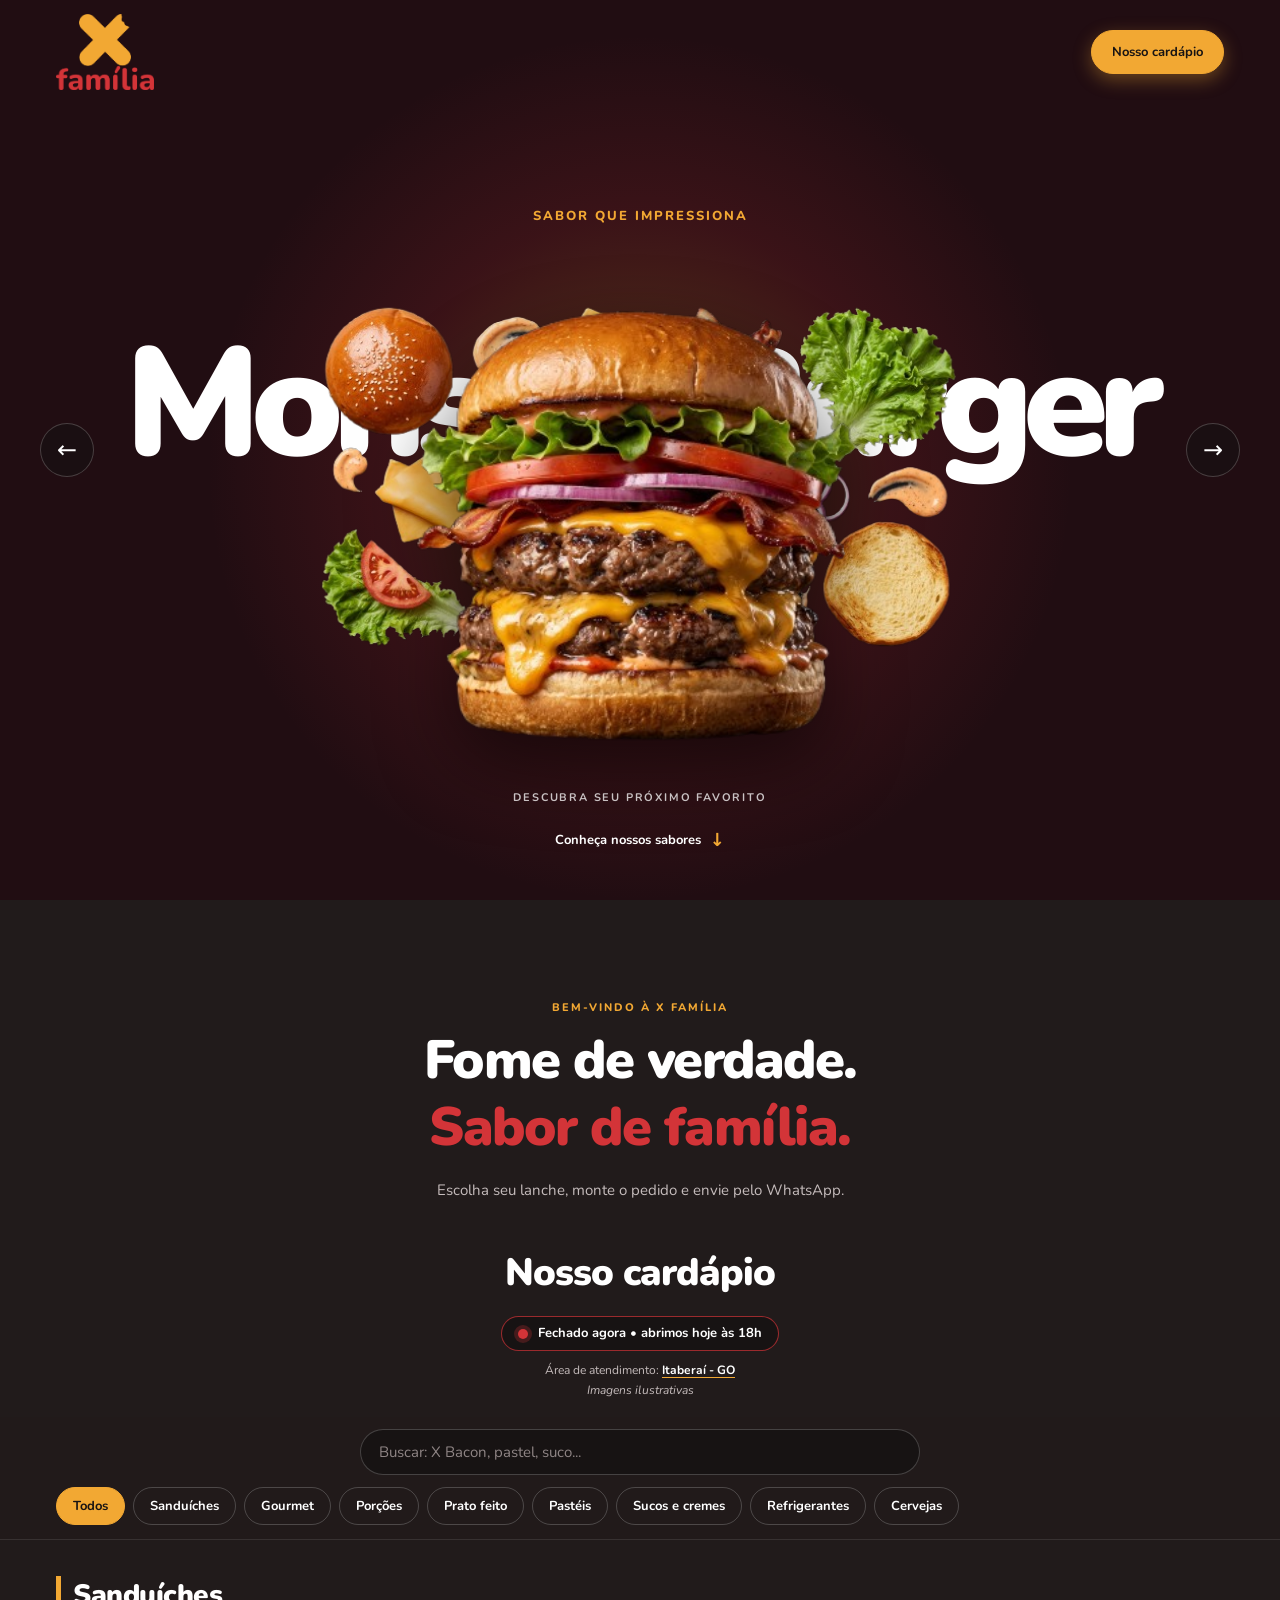
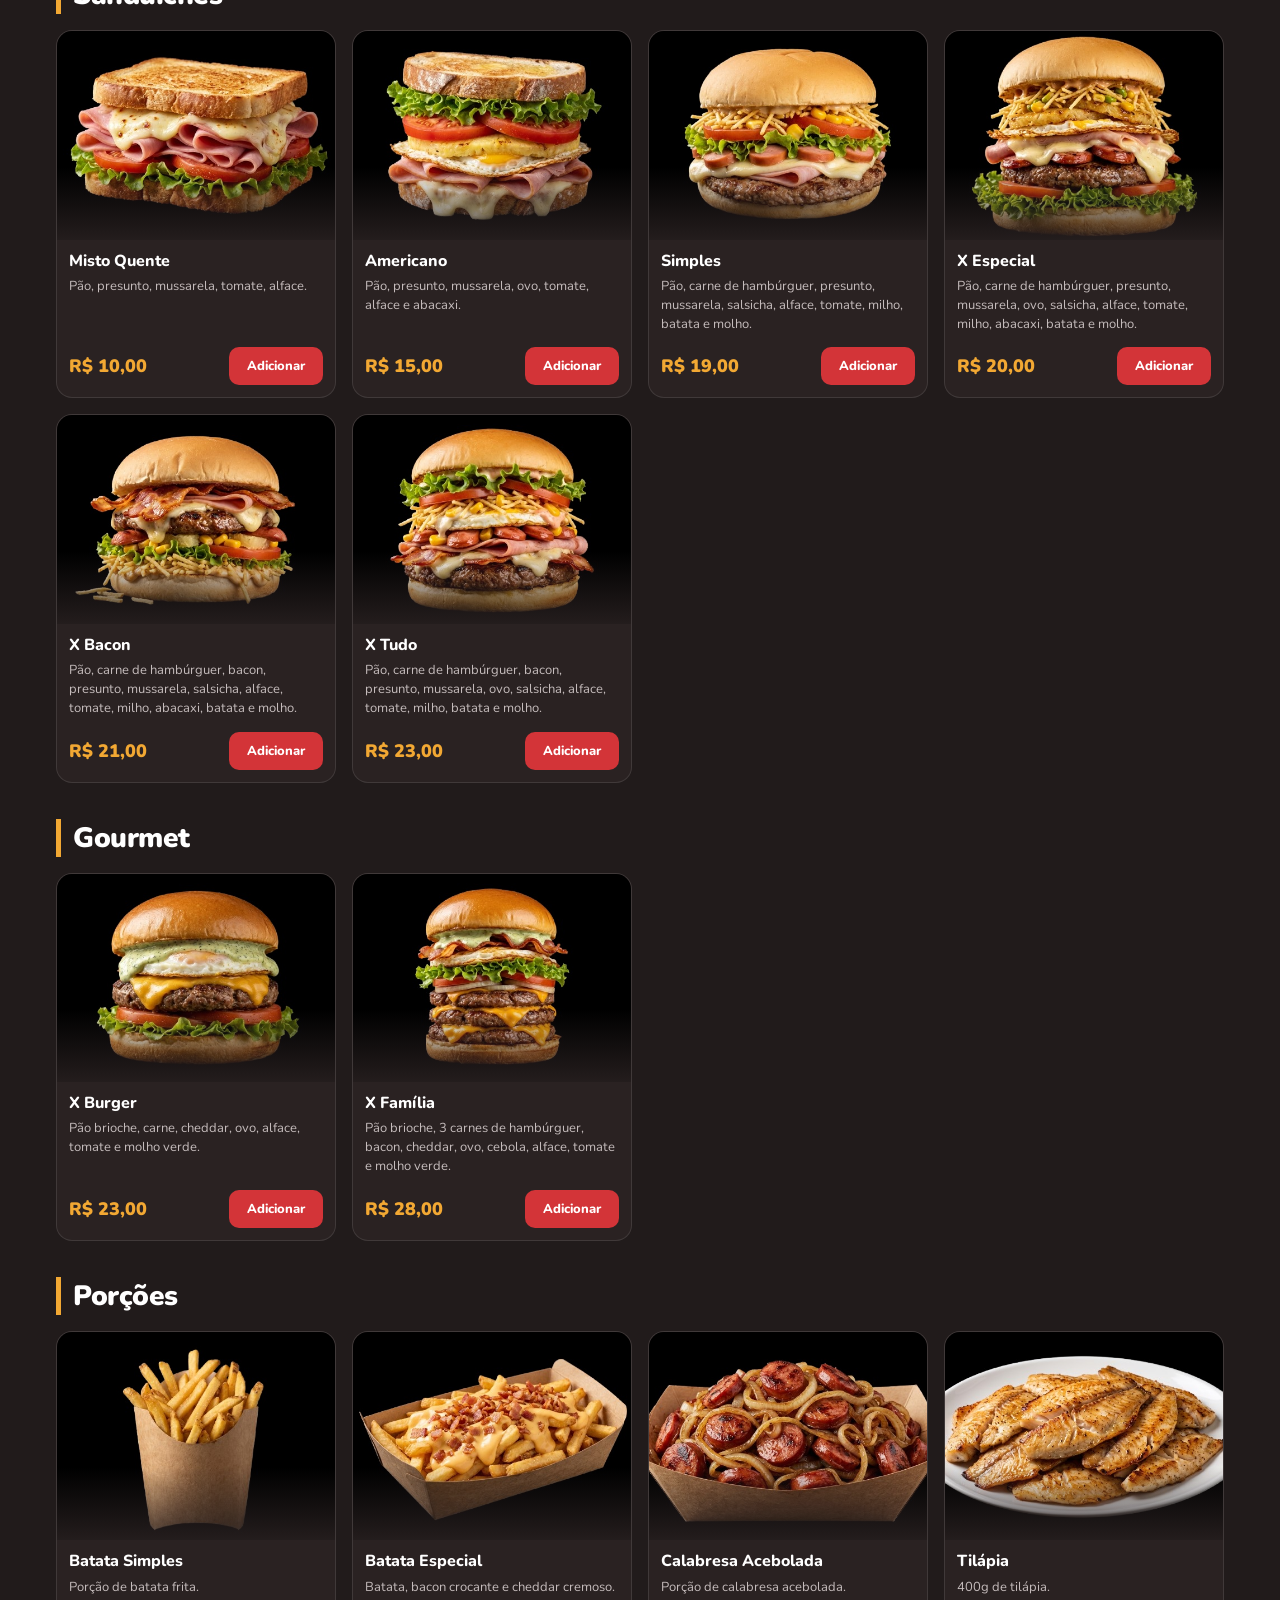
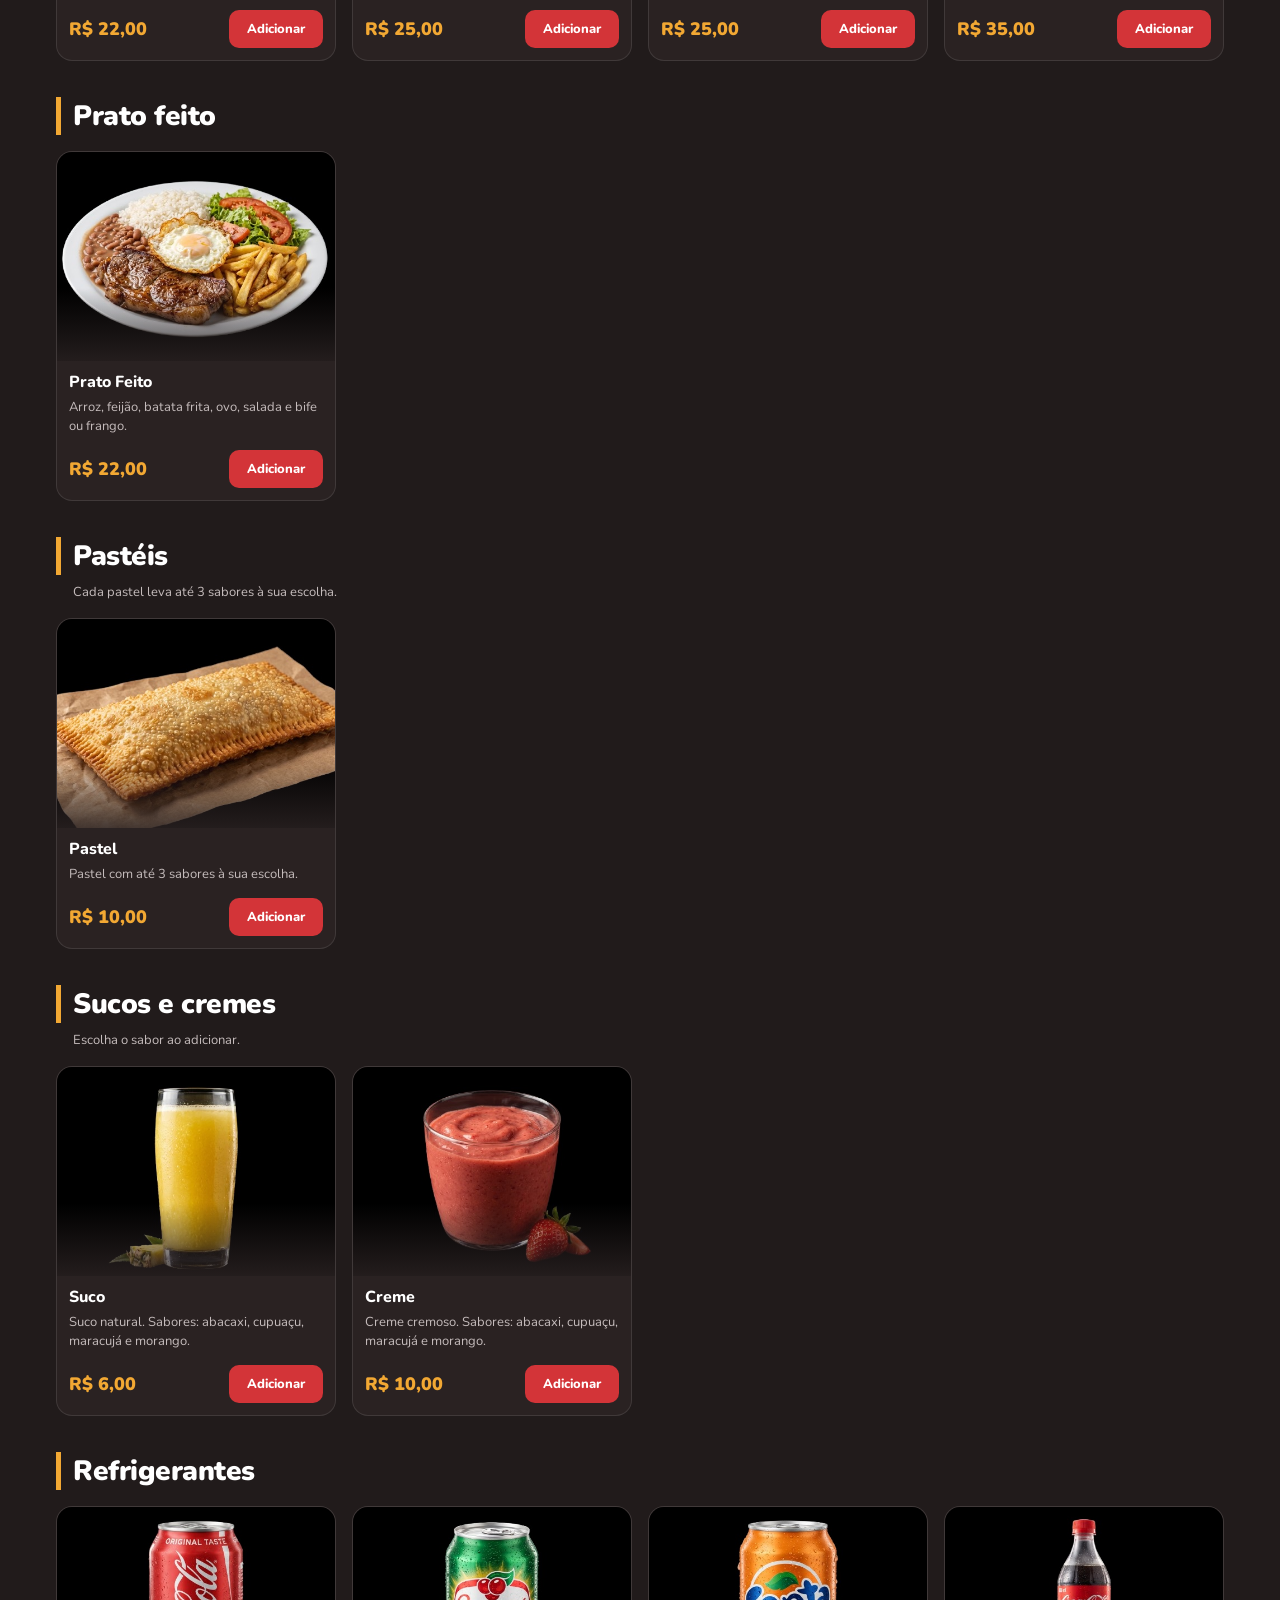
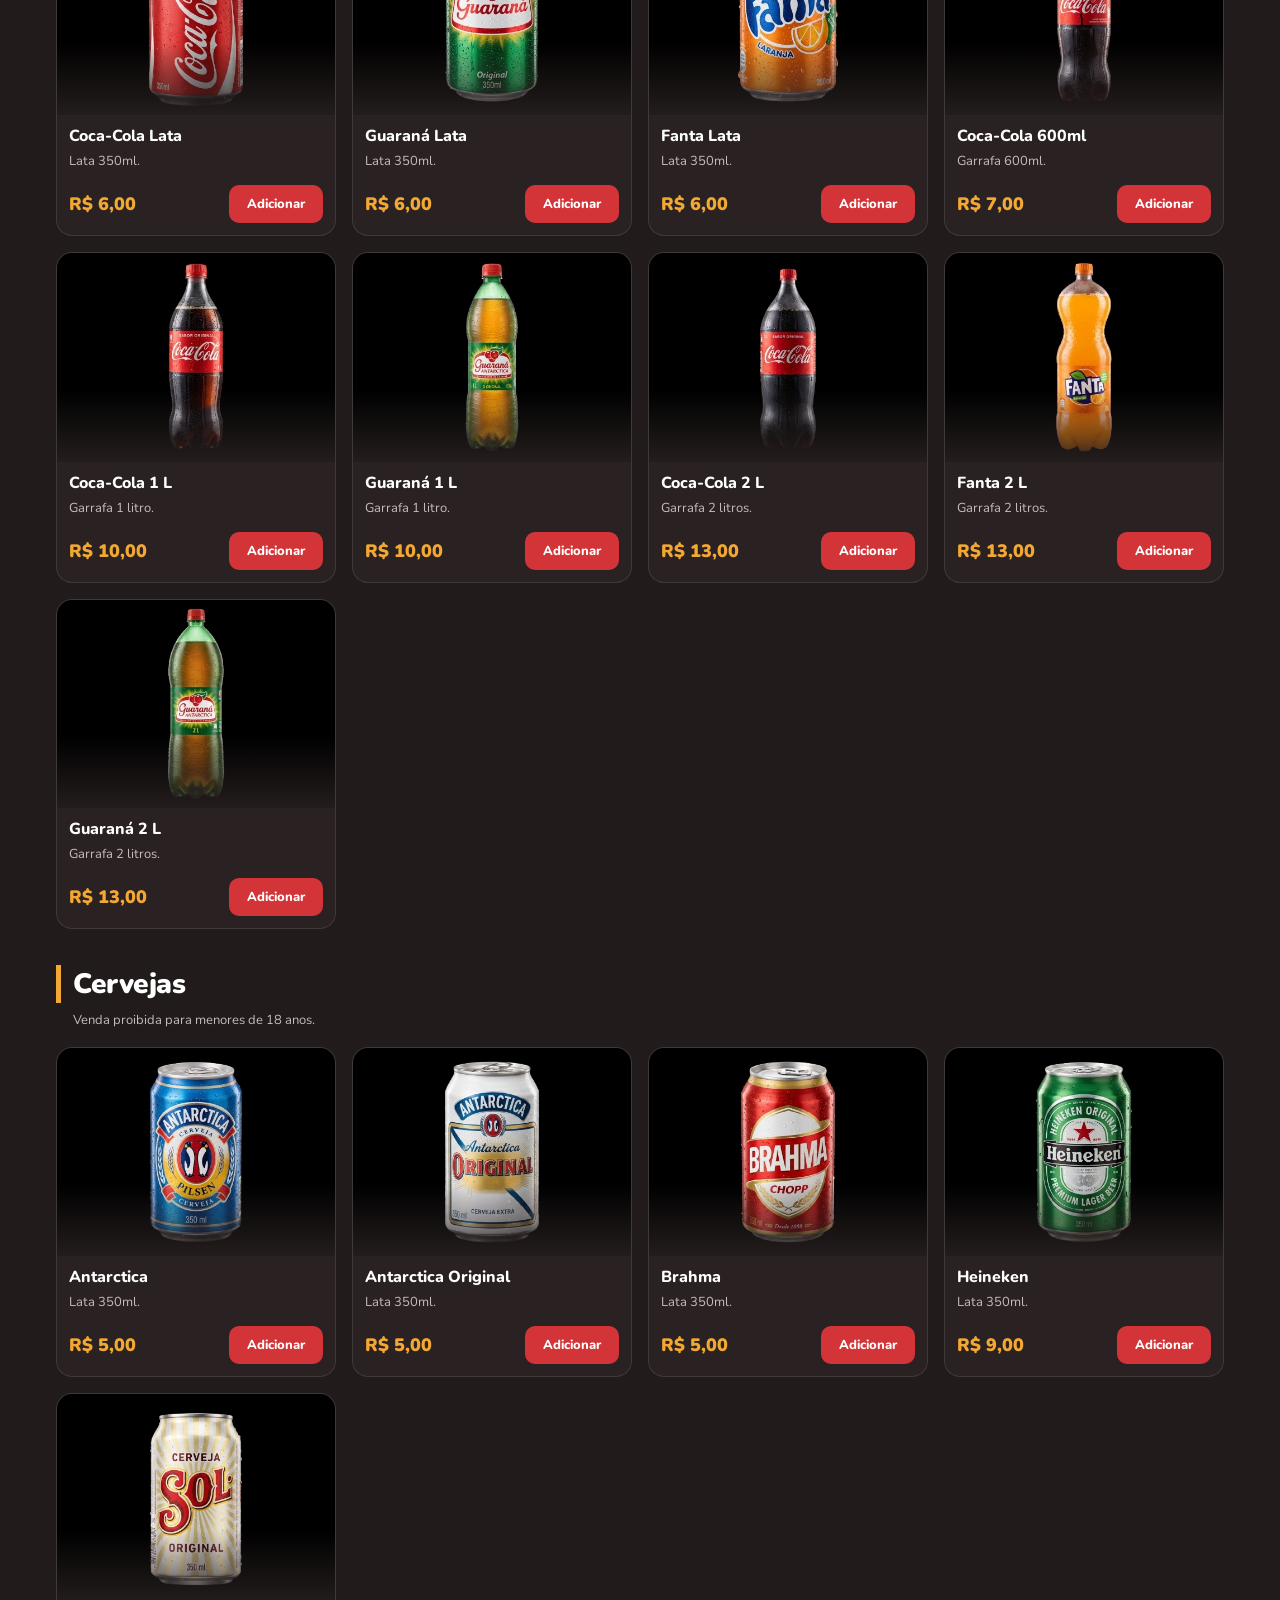
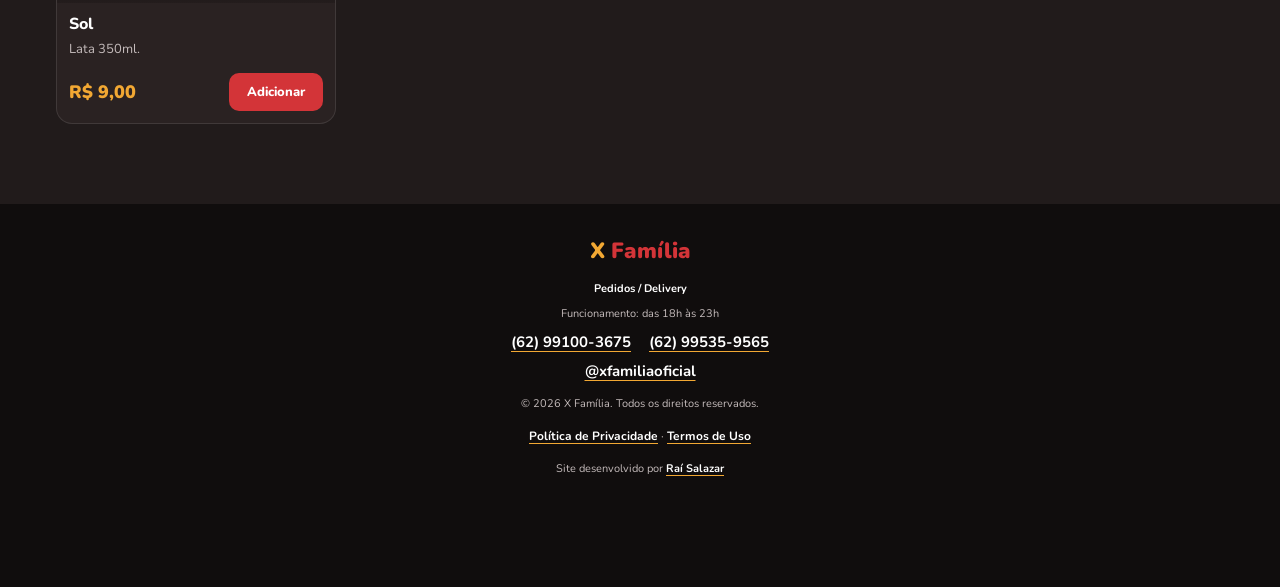
<file: index.html>
<!doctype html>
<html lang="pt-BR">
  <head>
    <meta charset="UTF-8" />
    <meta name="viewport" content="width=device-width, initial-scale=1.0" />

    <title>X Família | Hamburgueria</title>
    <meta
      name="description"
      content="X Família — hambúrgueres, pastéis, porções, sucos e muito mais. Monte seu pedido no cardápio digital e finalize pelo WhatsApp."
    />
    <meta name="theme-color" content="#171313" />

    <!-- Compartilhamento (WhatsApp, Instagram etc.) -->
    <meta property="og:type" content="website" />
    <meta property="og:title" content="X Família | Hamburgueria" />
    <meta
      property="og:description"
      content="Fome de verdade. Sabor de família. Peça pelo cardápio digital."
    />
    
    <!-- <meta property="og:url" content="https://www.xfamilia.com.br/" />
    <meta
      property="og:image"
      content="https://www.xfamilia.com.br/img/Monster-Burger.png"
    /> -->

    <meta
      property="og:url"
      content="https://raisalazardev.github.io/xfamilia/"
    />
    <meta
      property="og:image"
      content="https://raisalazardev.github.io/xfamilia/img/Monster-Burger.png"
    />

    <link rel="icon" href="./img/logo-x-family.png" />
    <link rel="preconnect" href="https://fonts.googleapis.com" />
    <link rel="preconnect" href="https://fonts.gstatic.com" crossorigin />
    <link
      href="https://fonts.googleapis.com/css2?family=Nunito:wght@400;700;800;900&display=swap"
      rel="stylesheet"
    />
    <link rel="stylesheet" href="./css/styles.css" />
    <script src="./javascript/script.js" defer></script>
  </head>

  <body>
    <!-- =====================================================
         1. CABEÇALHO
         O botão "Nosso cardápio" leva direto ao cardápio (#menu)
    ===================================================== -->
    <header class="site-header">
      <a href="#" class="brand" aria-label="X Família - Página inicial">
        <img
          src="./img/logo-x-family.png"
          alt="X Família Hamburgueria"
          class="brand-logo"
        />
      </a>

      <a class="header-cta" href="#menu">Nosso cardápio</a>
    </header>

    <main>
      <!-- =====================================================
           2. DESTAQUE DOS HAMBÚRGUERES (CARROSSEL)
      ===================================================== -->
      <section
        class="carousel"
        aria-label="Conheça nossos hambúrgueres"
        aria-roledescription="carrossel"
      >
        <!-- Monster Burger -->
        <article
          class="item active"
          style="--background: #210d12"
          aria-label="Monster Burger"
        >
          <p class="product-category">SABOR QUE IMPRESSIONA</p>
          <h1 class="title">Monster Burger</h1>

          <img
            src="./img/Monster-Burger.png"
            class="burger-image"
            alt="Monster Burger"
            fetchpriority="high"
          />
          <img
            src="./img/ing-monster-burger.png"
            class="ingredients-image"
            alt=""
            aria-hidden="true"
          />
        </article>

        <!-- Onion Burger -->
        <article
          class="item"
          style="--background: #18251d"
          aria-label="Onion Burger"
          aria-hidden="true"
        >
          <p class="product-category">PARA QUEM AMA UM CLÁSSICO</p>
          <h2 class="title">Onion Burger</h2>

          <img
            src="./img/Onion-Burger.png"
            class="burger-image"
            alt="Onion Burger"
            loading="lazy"
          />
          <img
            src="./img/ing-onion-burger.png"
            class="ingredients-image"
            alt=""
            aria-hidden="true"
            loading="lazy"
          />
        </article>

        <!-- Bacon Supreme -->
        <article
          class="item"
          style="--background: #24140f"
          aria-label="Bacon Supreme"
          aria-hidden="true"
        >
          <p class="product-category">UMA EXPLOSÃO DE SABOR</p>
          <h2 class="title">Bacon Supreme</h2>

          <img
            src="./img/Bacon-Supreme.png"
            class="burger-image"
            alt="Bacon Supreme"
            loading="lazy"
          />
          <img
            src="./img/ing-bacon-supreme.png"
            class="ingredients-image"
            alt=""
            aria-hidden="true"
            loading="lazy"
          />
        </article>

        <!-- Navegação do carrossel -->
        <nav class="carousel-controls" aria-label="Navegação dos hambúrgueres">
          <button
            id="prev"
            class="carousel-button"
            type="button"
            aria-label="Hambúrguer anterior"
          >
            &#8592;
          </button>

          <button
            id="next"
            class="carousel-button"
            type="button"
            aria-label="Próximo hambúrguer"
          >
            &#8594;
          </button>
        </nav>

        <p class="carousel-hint">DESCUBRA SEU PRÓXIMO FAVORITO</p>

        <a href="#cardapio" class="explore-link">
          Conheça nossos sabores
          <span aria-hidden="true">&#8595;</span>
        </a>
      </section>

      <!-- =====================================================
           3. APRESENTAÇÃO + CARDÁPIO DIGITAL
      ===================================================== -->
      <section class="brand-section" id="cardapio">
        <p class="section-eyebrow">BEM-VINDO À X FAMÍLIA</p>

        <h2>
          Fome de verdade.
          <span>Sabor de família.</span>
        </h2>

        <p class="brand-description">
          Escolha seu lanche, monte o pedido e envie pelo WhatsApp.
        </p>

        <div class="menu" id="menu">
          <h3 class="menu-title">Nosso cardápio</h3>

          <!-- Aberto / fechado (atualizado pelo JavaScript) -->
          <p class="open-status" id="open-status">
            <span class="open-dot" aria-hidden="true"></span>
            <span id="open-status-text"></span>
          </p>

          <!-- Avisos curtos, abaixo do horário de atendimento -->
          <div class="menu-info">
            <p class="area-info">
              Área de atendimento:
              <a
                href="https://www.google.com/maps?q=-16.0122137,-49.7978287"
                target="_blank"
                rel="noopener noreferrer"
                >Itaberaí - GO</a
              >
            </p>
            <p class="img-info">Imagens ilustrativas</p>
          </div>

          <!-- Busca + categorias (fica fixo no topo ao rolar o cardápio) -->
          <div class="menu-toolbar">
            <div class="search-box">
              <label for="menu-search" class="sr-only"
                >Buscar em todo o cardápio</label
              >
              <input
                type="search"
                id="menu-search"
                placeholder="Buscar: X Bacon, pastel, suco..."
                autocomplete="off"
                enterkeyhint="search"
              />
              <button
                type="button"
                id="search-clear"
                class="search-clear"
                aria-label="Limpar busca"
                hidden
              >
                &times;
              </button>
            </div>

            <nav class="category-nav" aria-label="Categorias do cardápio">
              <ul id="category-nav"></ul>
            </nav>
          </div>

          <p
            class="sr-only"
            id="menu-status"
            role="status"
            aria-live="polite"
          ></p>

          <!-- Produtos (montados pelo JavaScript) -->
          <div id="menu-content"></div>

          <div class="menu-empty" id="menu-empty" hidden>
            <p>Não encontramos nenhum item com essa busca.</p>
            <button type="button" class="btn-ghost" id="empty-reset">
              Ver todo o cardápio
            </button>
          </div>
        </div>
      </section>
    </main>

    <!-- =====================================================
         4. RODAPÉ
    ===================================================== -->
    <footer class="site-footer">
      <a href="#" class="footer-brand">X <span>Família</span></a>

      <div class="footer-contact">
        <p class="footer-label">Pedidos / Delivery</p>
        <p class="footer-hours" id="footer-hours"></p>
        <ul id="footer-phones" class="footer-phones"></ul>
        <a
          class="footer-instagram"
          href="https://instagram.com/xfamiliaoficial"
          target="_blank"
          rel="noopener noreferrer"
          >@xfamiliaoficial</a
        >
      </div>

      <p>
        &copy; <span id="current-year">2026</span> X Família. Todos os direitos
        reservados.
      </p>

      <p class="links-legais">
        <a href="privacidade.html" target="_blank" rel="noopener"
          >Política de Privacidade</a
        >
        &middot;
        <a href="termos.html" target="_blank" rel="noopener">Termos de Uso</a>
      </p>

      <p class="developer-credit">
        Site desenvolvido por
        <a
          href="https://raisalazar.com.br"
          target="_blank"
          rel="noopener noreferrer"
          >Raí Salazar</a
        >
      </p>
    </footer>

    <!-- =====================================================
         5. BARRA FLUTUANTE DO CARRINHO
    ===================================================== -->
    <button
      type="button"
      class="cart-fab"
      id="cart-fab"
      hidden
      aria-haspopup="dialog"
    >
      <span class="cart-fab-count" id="cart-fab-count" aria-hidden="true"
        >0</span
      >
      <span class="cart-fab-label" id="cart-fab-label">Ver carrinho</span>
      <span class="cart-fab-total" id="cart-fab-total"></span>
    </button>

    <!-- =====================================================
         6. MODAL: PERSONALIZAR PRODUTO
    ===================================================== -->
    <dialog
      class="modal modal-product"
      id="product-dialog"
      aria-labelledby="product-title"
    >
      <header class="modal-header">
        <h3 id="product-title">Produto</h3>
        <button type="button" class="icon-btn" data-close aria-label="Fechar">
          &times;
        </button>
      </header>

      <div class="modal-body" id="product-body"></div>
      <footer class="modal-footer" id="product-footer"></footer>
    </dialog>

    <!-- =====================================================
         7. MODAL: CARRINHO
    ===================================================== -->
    <dialog
      class="modal modal-cart"
      id="cart-dialog"
      aria-labelledby="cart-title"
    >
      <header class="modal-header">
        <h3 id="cart-title">Seu pedido</h3>
        <button
          type="button"
          class="icon-btn"
          data-close
          aria-label="Fechar carrinho"
        >
          &times;
        </button>
      </header>

      <div class="modal-body">
        <p class="closed-notice" id="closed-notice" hidden></p>

        <p class="area-notice">Atendemos somente Itaberaí - GO.</p>

        <!-- Carrinho vazio -->
        <div id="cart-empty" class="cart-empty" hidden>
          <p>Seu carrinho está vazio.</p>
          <button type="button" class="btn-ghost" data-close>
            Ver cardápio
          </button>
        </div>

        <!-- Itens do carrinho (montados pelo JavaScript) -->
        <ul class="cart-items" id="cart-items"></ul>

        <!-- Dados do pedido -->
        <div id="cart-form">
          <fieldset class="field-group">
            <legend>Como você quer receber?</legend>
            <label class="choice">
              <input type="radio" name="order-mode" value="entrega" checked />
              <span>Entrega</span>
            </label>
            <label class="choice">
              <input type="radio" name="order-mode" value="retirada" />
              <span>Retirar no local</span>
            </label>
          </fieldset>

          <div class="field">
            <label for="customer-name">Seu nome</label>
            <input
              type="text"
              id="customer-name"
              autocomplete="name"
              maxlength="60"
            />
          </div>

          <div class="field" id="address-field">
            <label for="customer-address">Endereço de entrega</label>
            <input
              type="text"
              id="customer-address"
              autocomplete="street-address"
              maxlength="140"
              placeholder="Rua, número, bairro e ponto de referência"
            />
          </div>

          <div class="field">
            <label for="payment-method">Forma de pagamento (na entrega)</label>
            <select id="payment-method">
              <option value="">Combinar pelo WhatsApp</option>
              <option value="Pix">Pix</option>
              <option value="Cartão">Cartão</option>
              <option value="Dinheiro">Dinheiro</option>
            </select>
          </div>

          <div class="field">
            <label for="order-note">Observações do pedido (opcional)</label>
            <textarea id="order-note" rows="2" maxlength="200"></textarea>
          </div>
        </div>

        <dl class="cart-summary" id="cart-summary"></dl>

        <p class="form-error" id="cart-error" role="alert" hidden></p>
      </div>

      <footer class="modal-footer modal-footer-cart">
        <button type="button" class="btn-whatsapp" id="btn-checkout">
          Finalizar pedido pelo WhatsApp
        </button>
        <button type="button" class="btn-link" id="btn-clear">
          Esvaziar carrinho
        </button>
      </footer>
    </dialog>

    <!-- =====================================================
         8. AVISO RÁPIDO
    ===================================================== -->
    <div class="toast" id="toast" role="status" aria-live="polite"></div>
  </body>
</html>
</file>
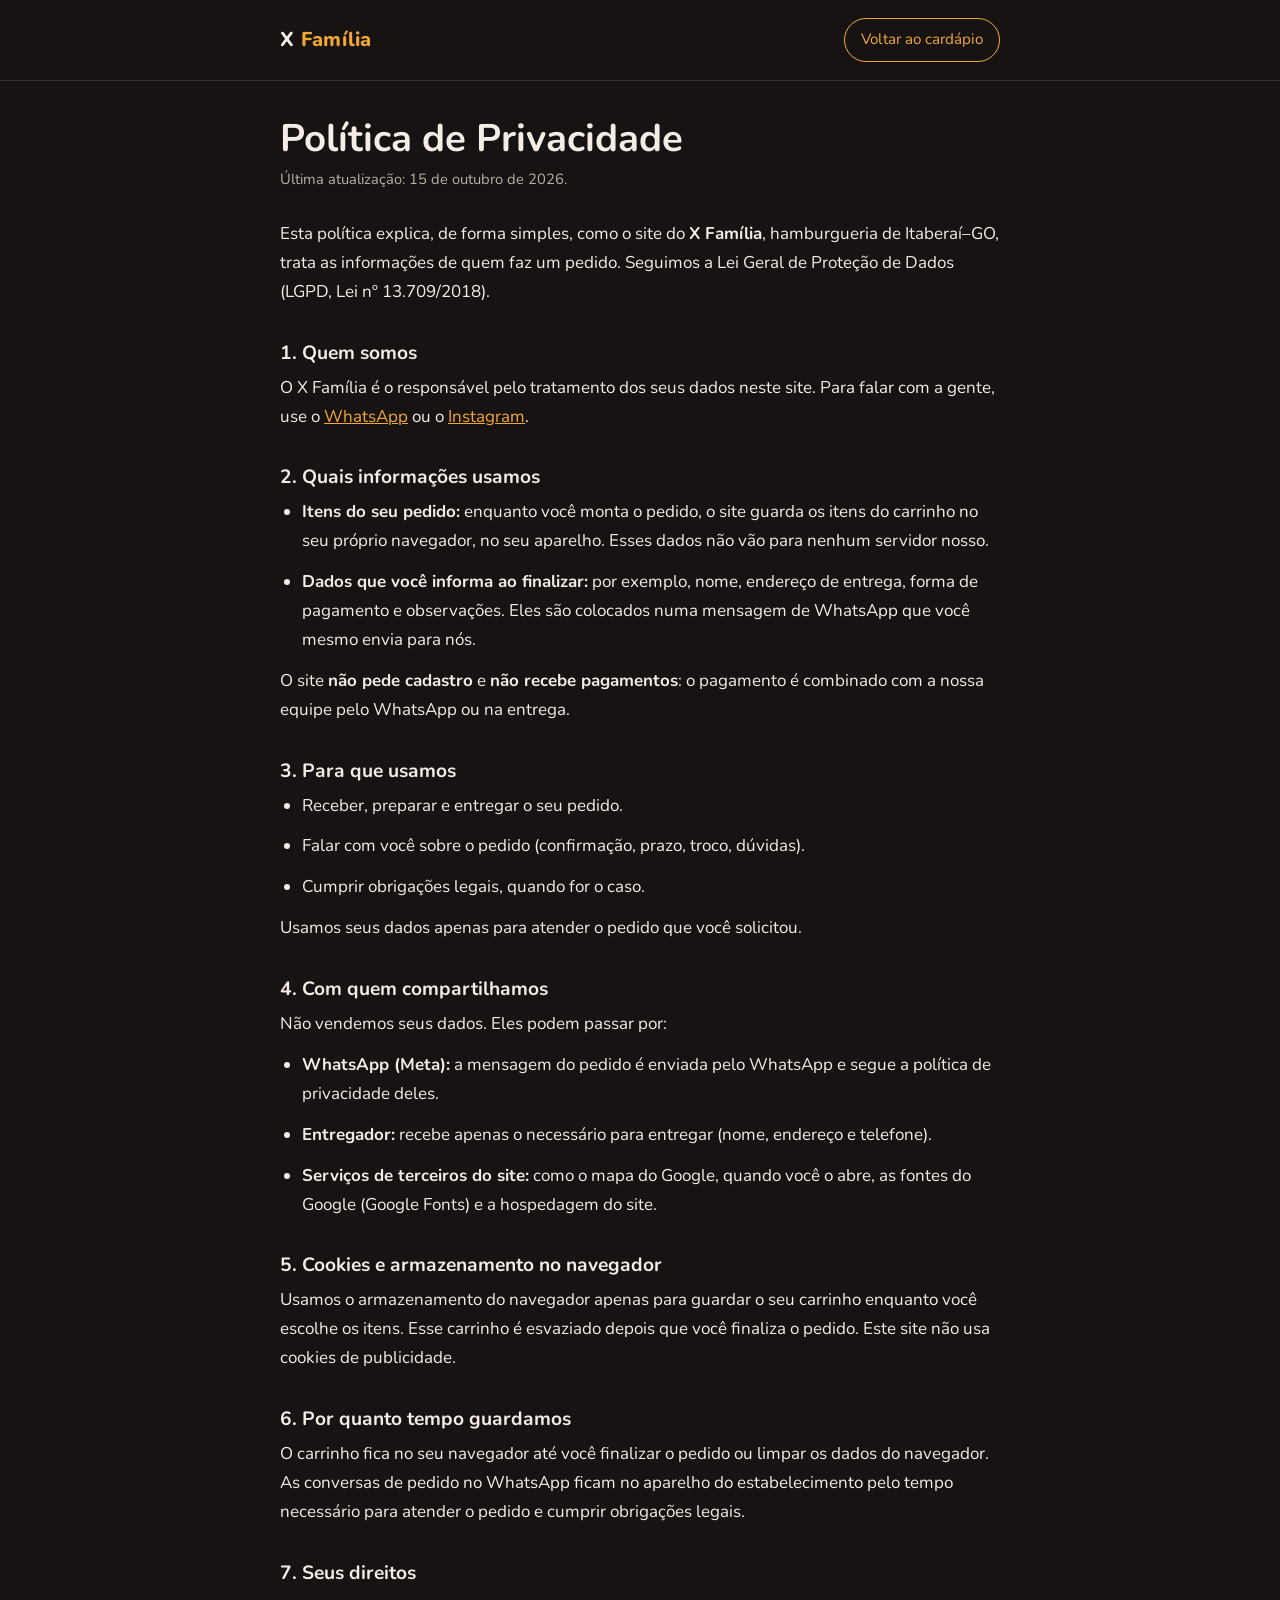
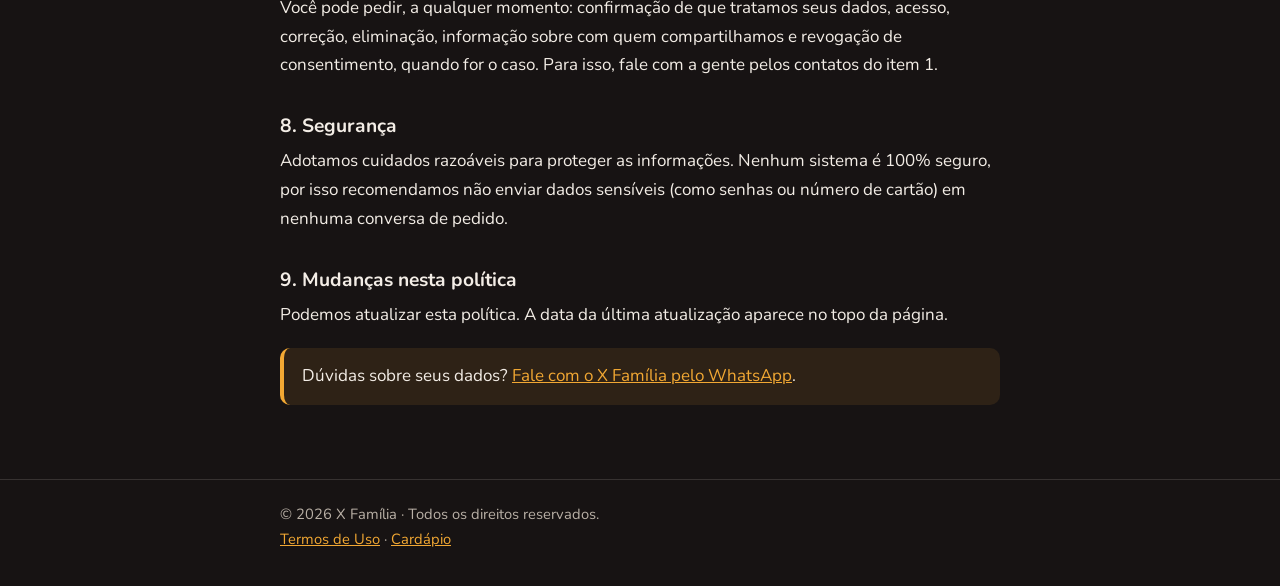
<file: privacidade.html>
<!doctype html>
<html lang="pt-BR">
  <head>
    <meta charset="UTF-8" />
    <meta name="viewport" content="width=device-width, initial-scale=1" />
    <title>Política de Privacidade | X Família</title>
    <meta
      name="description"
      content="Como o X Família trata as informações de quem faz pedidos pelo site."
    />
    <meta name="theme-color" content="#171313" />
    <link rel="preconnect" href="https://fonts.googleapis.com" />
    <link rel="preconnect" href="https://fonts.gstatic.com" crossorigin />
    <link
      href="https://fonts.googleapis.com/css2?family=Nunito:wght@400;700;800;900&display=swap"
      rel="stylesheet"
    />
    <style>
      :root {
        --preto: #171313;
        --papel: #f3ede6;
        --suave: #b9b0a6;
        --amarelo: #f2a833;
        --linha: rgba(243, 237, 230, 0.14);
      }
      * {
        box-sizing: border-box;
      }
      html {
        -webkit-text-size-adjust: 100%;
      }
      body {
        margin: 0;
        background: var(--preto);
        color: var(--papel);
        font-family:
          "Nunito",
          system-ui,
          -apple-system,
          "Segoe UI",
          Roboto,
          Arial,
          sans-serif;
        line-height: 1.7;
        font-size: 17px;
      }
      a {
        color: var(--amarelo);
      }
      a:focus-visible {
        outline: 2px solid var(--amarelo);
        outline-offset: 3px;
        border-radius: 3px;
      }
      .topo {
        border-bottom: 1px solid var(--linha);
      }
      .topo-in {
        max-width: 760px;
        margin: 0 auto;
        padding: 18px 20px;
        display: flex;
        justify-content: space-between;
        align-items: center;
        gap: 12px;
        flex-wrap: wrap;
      }
      .marca {
        font-weight: 800;
        font-size: 1.25rem;
        letter-spacing: 0.3px;
        color: var(--papel);
        text-decoration: none;
      }
      .marca span {
        color: var(--amarelo);
      }
      .voltar {
        font-size: 0.95rem;
        text-decoration: none;
        border: 1px solid var(--amarelo);
        padding: 8px 16px;
        border-radius: 999px;
      }
      .voltar:hover {
        background: var(--amarelo);
        color: var(--preto);
      }
      main {
        max-width: 760px;
        margin: 0 auto;
        padding: 36px 20px 56px;
      }
      h1 {
        font-size: clamp(1.8rem, 5vw, 2.4rem);
        line-height: 1.15;
        margin: 0 0 6px;
      }
      .data {
        color: var(--suave);
        font-size: 0.92rem;
        margin: 0 0 28px;
      }
      h2 {
        font-size: 1.2rem;
        margin: 34px 0 8px;
        line-height: 1.3;
      }
      p,
      li {
        margin: 0 0 12px;
      }
      ul {
        padding-left: 22px;
        margin: 0 0 12px;
      }
      .destaque {
        border-left: 4px solid var(--amarelo);
        background: rgba(242, 168, 51, 0.1);
        padding: 14px 18px;
        border-radius: 10px;
        margin: 18px 0;
      }
      .destaque p {
        margin: 0;
      }
      footer {
        border-top: 1px solid var(--linha);
        color: var(--suave);
        font-size: 0.92rem;
      }
      .rodape-in {
        max-width: 760px;
        margin: 0 auto;
        padding: 22px 20px;
      }
      @media (prefers-reduced-motion: no-preference) {
        .voltar {
          transition:
            background 0.2s,
            color 0.2s;
        }
      }
    </style>
  </head>
  <body>
    <header class="topo">
      <div class="topo-in">
        <a class="marca" href="index.html">X <span>Família</span></a>
        <a class="voltar" href="index.html">Voltar ao cardápio</a>
      </div>
    </header>
    <main>
      <h1>Política de Privacidade</h1>
      <p class="data">Última atualização: 15 de outubro de 2026.</p>

      <p>
        Esta política explica, de forma simples, como o site do
        <strong>X Família</strong>, hamburgueria de Itaberaí–GO, trata as
        informações de quem faz um pedido. Seguimos a Lei Geral de Proteção de
        Dados (LGPD, Lei nº 13.709/2018).
      </p>

      <h2>1. Quem somos</h2>
      <p>
        O X Família é o responsável pelo tratamento dos seus dados neste site.
        Para falar com a gente, use o
        <a
          href="https://wa.me/5562991003675?text=Ol%C3%A1!%20Tenho%20uma%20d%C3%BAvida%20sobre%20a%20Pol%C3%ADtica%20de%20Privacidade%20do%20site."
          target="_blank"
          rel="noopener noreferrer"
          >WhatsApp</a
        >
        ou o
        <a
          href="https://instagram.com/xfamiliaoficial"
          target="_blank"
          rel="noopener noreferrer"
          >Instagram</a
        >.
      </p>

      <h2>2. Quais informações usamos</h2>
      <ul>
        <li>
          <strong>Itens do seu pedido:</strong> enquanto você monta o pedido, o
          site guarda os itens do carrinho no seu próprio navegador, no seu
          aparelho. Esses dados não vão para nenhum servidor nosso.
        </li>
        <li>
          <strong>Dados que você informa ao finalizar:</strong> por exemplo,
          nome, endereço de entrega, forma de pagamento e observações. Eles são
          colocados numa mensagem de WhatsApp que você mesmo envia para nós.
        </li>
      </ul>
      <p>
        O site <strong>não pede cadastro</strong> e
        <strong>não recebe pagamentos</strong>: o pagamento é combinado com a
        nossa equipe pelo WhatsApp ou na entrega.
      </p>

      <h2>3. Para que usamos</h2>
      <ul>
        <li>Receber, preparar e entregar o seu pedido.</li>
        <li>
          Falar com você sobre o pedido (confirmação, prazo, troco, dúvidas).
        </li>
        <li>Cumprir obrigações legais, quando for o caso.</li>
      </ul>
      <p>Usamos seus dados apenas para atender o pedido que você solicitou.</p>

      <h2>4. Com quem compartilhamos</h2>
      <p>Não vendemos seus dados. Eles podem passar por:</p>
      <ul>
        <li>
          <strong>WhatsApp (Meta):</strong> a mensagem do pedido é enviada pelo
          WhatsApp e segue a política de privacidade deles.
        </li>
        <li>
          <strong>Entregador:</strong> recebe apenas o necessário para entregar
          (nome, endereço e telefone).
        </li>
        <li>
          <strong>Serviços de terceiros do site:</strong> como o mapa do Google,
          quando você o abre, as fontes do Google (Google Fonts) e a hospedagem
          do site.
        </li>
      </ul>

      <h2>5. Cookies e armazenamento no navegador</h2>
      <p>
        Usamos o armazenamento do navegador apenas para guardar o seu carrinho
        enquanto você escolhe os itens. Esse carrinho é esvaziado depois que
        você finaliza o pedido. Este site não usa cookies de publicidade.
      </p>

      <h2>6. Por quanto tempo guardamos</h2>
      <p>
        O carrinho fica no seu navegador até você finalizar o pedido ou limpar
        os dados do navegador. As conversas de pedido no WhatsApp ficam no
        aparelho do estabelecimento pelo tempo necessário para atender o pedido
        e cumprir obrigações legais.
      </p>

      <h2>7. Seus direitos</h2>
      <p>
        Você pode pedir, a qualquer momento: confirmação de que tratamos seus
        dados, acesso, correção, eliminação, informação sobre com quem
        compartilhamos e revogação de consentimento, quando for o caso. Para
        isso, fale com a gente pelos contatos do item 1.
      </p>

      <h2>8. Segurança</h2>
      <p>
        Adotamos cuidados razoáveis para proteger as informações. Nenhum sistema
        é 100% seguro, por isso recomendamos não enviar dados sensíveis (como
        senhas ou número de cartão) em nenhuma conversa de pedido.
      </p>

      <h2>9. Mudanças nesta política</h2>
      <p>
        Podemos atualizar esta política. A data da última atualização aparece no
        topo da página.
      </p>

      <div class="destaque">
        <p>
          Dúvidas sobre seus dados?
          <a
            href="https://wa.me/5562991003675?text=Ol%C3%A1!%20Tenho%20uma%20d%C3%BAvida%20sobre%20meus%20dados."
            target="_blank"
            rel="noopener noreferrer"
            >Fale com o X Família pelo WhatsApp</a
          >.
        </p>
      </div>
    </main>
    <footer>
      <div class="rodape-in">
        <p>
          © 2026 X Família · Todos os direitos reservados.<br />
          <a href="termos.html">Termos de Uso</a> ·
          <a href="index.html">Cardápio</a>
        </p>
      </div>
    </footer>
  </body>
</html>
</file>
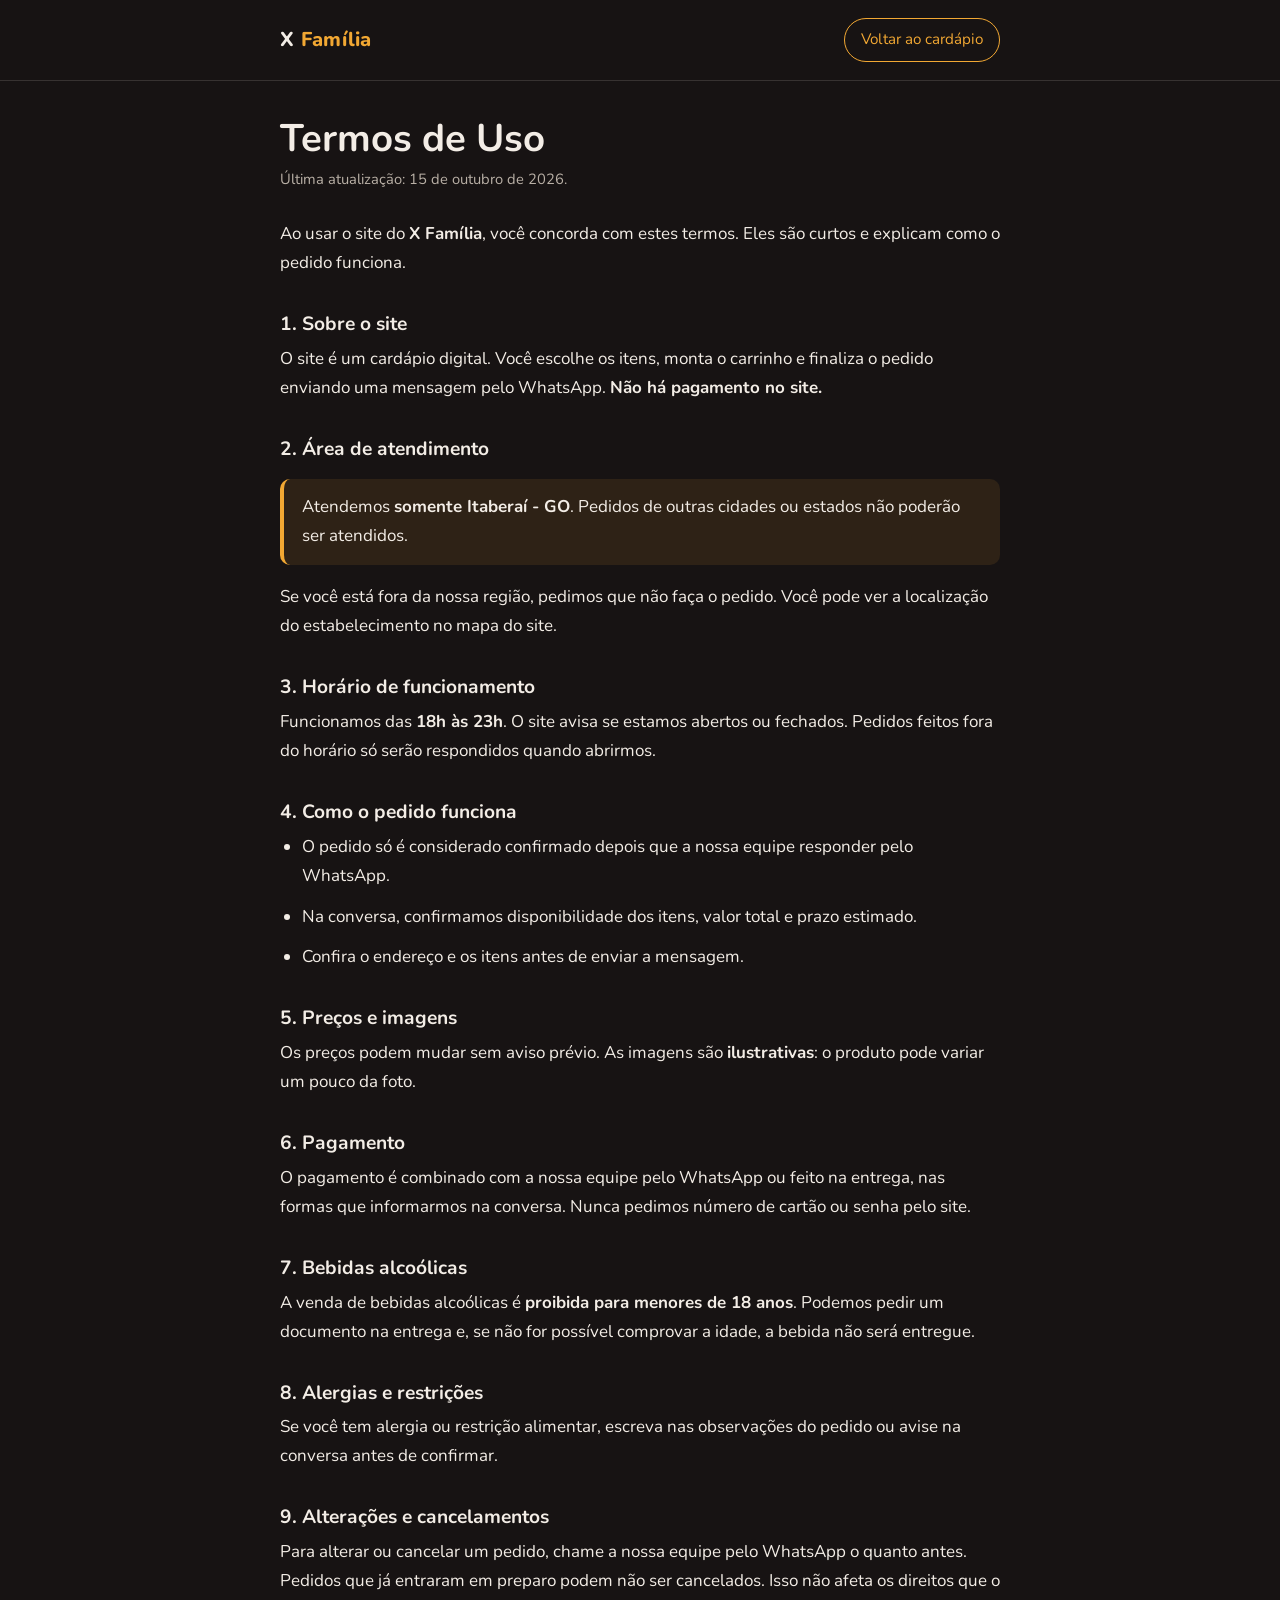
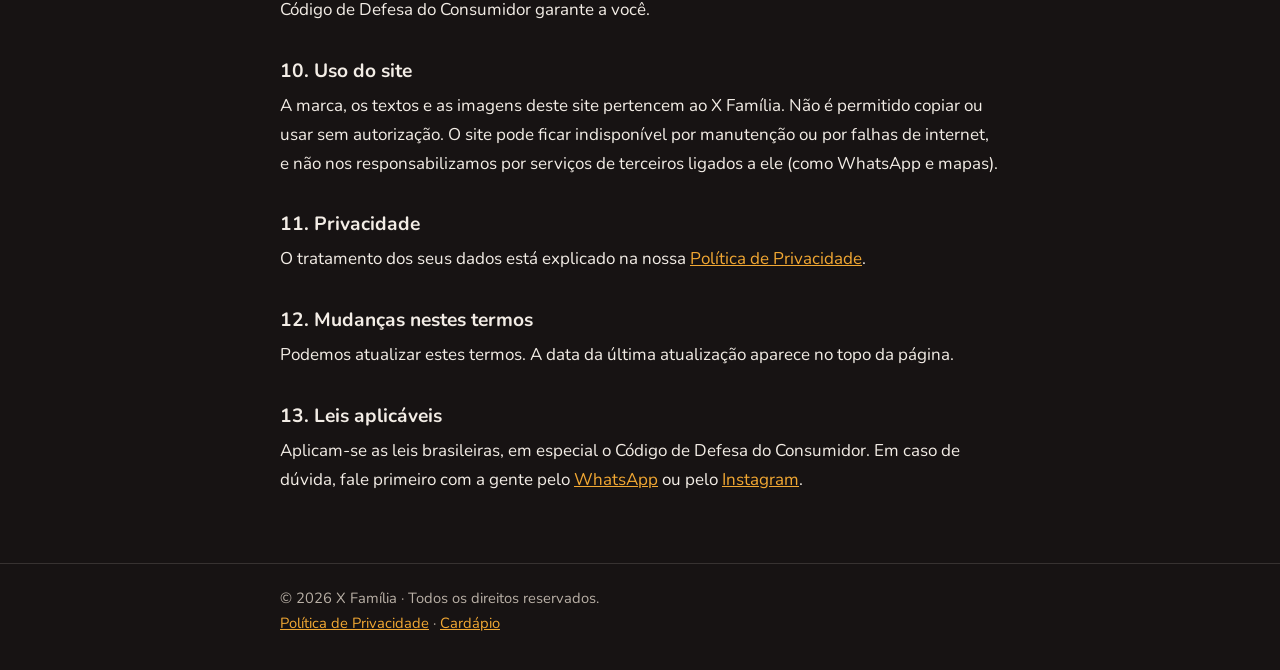
<file: termos.html>
<!doctype html>
<html lang="pt-BR">
  <head>
    <meta charset="UTF-8" />
    <meta name="viewport" content="width=device-width, initial-scale=1" />
    <title>Termos de Uso | X Família</title>
    <meta
      name="description"
      content="Regras de uso do site e dos pedidos do X Família, em Itaberaí–GO."
    />
    <meta name="theme-color" content="#171313" />
    <link rel="preconnect" href="https://fonts.googleapis.com" />
    <link rel="preconnect" href="https://fonts.gstatic.com" crossorigin />
    <link
      href="https://fonts.googleapis.com/css2?family=Nunito:wght@400;700;800;900&display=swap"
      rel="stylesheet"
    />
    <style>
      :root {
        --preto: #171313;
        --papel: #f3ede6;
        --suave: #b9b0a6;
        --amarelo: #f2a833;
        --linha: rgba(243, 237, 230, 0.14);
      }
      * {
        box-sizing: border-box;
      }
      html {
        -webkit-text-size-adjust: 100%;
      }
      body {
        margin: 0;
        background: var(--preto);
        color: var(--papel);
        font-family:
          "Nunito",
          system-ui,
          -apple-system,
          "Segoe UI",
          Roboto,
          Arial,
          sans-serif;
        line-height: 1.7;
        font-size: 17px;
      }
      a {
        color: var(--amarelo);
      }
      a:focus-visible {
        outline: 2px solid var(--amarelo);
        outline-offset: 3px;
        border-radius: 3px;
      }
      .topo {
        border-bottom: 1px solid var(--linha);
      }
      .topo-in {
        max-width: 760px;
        margin: 0 auto;
        padding: 18px 20px;
        display: flex;
        justify-content: space-between;
        align-items: center;
        gap: 12px;
        flex-wrap: wrap;
      }
      .marca {
        font-weight: 800;
        font-size: 1.25rem;
        letter-spacing: 0.3px;
        color: var(--papel);
        text-decoration: none;
      }
      .marca span {
        color: var(--amarelo);
      }
      .voltar {
        font-size: 0.95rem;
        text-decoration: none;
        border: 1px solid var(--amarelo);
        padding: 8px 16px;
        border-radius: 999px;
      }
      .voltar:hover {
        background: var(--amarelo);
        color: var(--preto);
      }
      main {
        max-width: 760px;
        margin: 0 auto;
        padding: 36px 20px 56px;
      }
      h1 {
        font-size: clamp(1.8rem, 5vw, 2.4rem);
        line-height: 1.15;
        margin: 0 0 6px;
      }
      .data {
        color: var(--suave);
        font-size: 0.92rem;
        margin: 0 0 28px;
      }
      h2 {
        font-size: 1.2rem;
        margin: 34px 0 8px;
        line-height: 1.3;
      }
      p,
      li {
        margin: 0 0 12px;
      }
      ul {
        padding-left: 22px;
        margin: 0 0 12px;
      }
      .destaque {
        border-left: 4px solid var(--amarelo);
        background: rgba(242, 168, 51, 0.1);
        padding: 14px 18px;
        border-radius: 10px;
        margin: 18px 0;
      }
      .destaque p {
        margin: 0;
      }
      footer {
        border-top: 1px solid var(--linha);
        color: var(--suave);
        font-size: 0.92rem;
      }
      .rodape-in {
        max-width: 760px;
        margin: 0 auto;
        padding: 22px 20px;
      }
      @media (prefers-reduced-motion: no-preference) {
        .voltar {
          transition:
            background 0.2s,
            color 0.2s;
        }
      }
    </style>
  </head>
  <body>
    <header class="topo">
      <div class="topo-in">
        <a class="marca" href="index.html">X <span>Família</span></a>
        <a class="voltar" href="index.html">Voltar ao cardápio</a>
      </div>
    </header>
    <main>
      <h1>Termos de Uso</h1>
      <p class="data">Última atualização: 15 de outubro de 2026.</p>

      <p>
        Ao usar o site do <strong>X Família</strong>, você concorda com estes
        termos. Eles são curtos e explicam como o pedido funciona.
      </p>

      <h2>1. Sobre o site</h2>
      <p>
        O site é um cardápio digital. Você escolhe os itens, monta o carrinho e
        finaliza o pedido enviando uma mensagem pelo WhatsApp.
        <strong>Não há pagamento no site.</strong>
      </p>

      <h2>2. Área de atendimento</h2>
      <div class="destaque">
        <p>
          Atendemos <strong>somente Itaberaí - GO</strong>. Pedidos de outras
          cidades ou estados não poderão ser atendidos.
        </p>
      </div>
      <p>
        Se você está fora da nossa região, pedimos que não faça o pedido. Você
        pode ver a localização do estabelecimento no mapa do site.
      </p>

      <h2>3. Horário de funcionamento</h2>
      <p>
        Funcionamos das <strong>18h às 23h</strong>. O site avisa se estamos
        abertos ou fechados. Pedidos feitos fora do horário só serão respondidos
        quando abrirmos.
      </p>

      <h2>4. Como o pedido funciona</h2>
      <ul>
        <li>
          O pedido só é considerado confirmado depois que a nossa equipe
          responder pelo WhatsApp.
        </li>
        <li>
          Na conversa, confirmamos disponibilidade dos itens, valor total e
          prazo estimado.
        </li>
        <li>Confira o endereço e os itens antes de enviar a mensagem.</li>
      </ul>

      <h2>5. Preços e imagens</h2>
      <p>
        Os preços podem mudar sem aviso prévio. As imagens são
        <strong>ilustrativas</strong>: o produto pode variar um pouco da foto.
      </p>

      <h2>6. Pagamento</h2>
      <p>
        O pagamento é combinado com a nossa equipe pelo WhatsApp ou feito na
        entrega, nas formas que informarmos na conversa. Nunca pedimos número de
        cartão ou senha pelo site.
      </p>

      <h2>7. Bebidas alcoólicas</h2>
      <p>
        A venda de bebidas alcoólicas é
        <strong>proibida para menores de 18 anos</strong>. Podemos pedir um
        documento na entrega e, se não for possível comprovar a idade, a bebida
        não será entregue.
      </p>

      <h2>8. Alergias e restrições</h2>
      <p>
        Se você tem alergia ou restrição alimentar, escreva nas observações do
        pedido ou avise na conversa antes de confirmar.
      </p>

      <h2>9. Alterações e cancelamentos</h2>
      <p>
        Para alterar ou cancelar um pedido, chame a nossa equipe pelo WhatsApp o
        quanto antes. Pedidos que já entraram em preparo podem não ser
        cancelados. Isso não afeta os direitos que o Código de Defesa do
        Consumidor garante a você.
      </p>

      <h2>10. Uso do site</h2>
      <p>
        A marca, os textos e as imagens deste site pertencem ao X Família. Não é
        permitido copiar ou usar sem autorização. O site pode ficar indisponível
        por manutenção ou por falhas de internet, e não nos responsabilizamos
        por serviços de terceiros ligados a ele (como WhatsApp e mapas).
      </p>

      <h2>11. Privacidade</h2>
      <p>
        O tratamento dos seus dados está explicado na nossa
        <a href="privacidade.html">Política de Privacidade</a>.
      </p>

      <h2>12. Mudanças nestes termos</h2>
      <p>
        Podemos atualizar estes termos. A data da última atualização aparece no
        topo da página.
      </p>

      <h2>13. Leis aplicáveis</h2>
      <p>
        Aplicam-se as leis brasileiras, em especial o Código de Defesa do
        Consumidor. Em caso de dúvida, fale primeiro com a gente pelo
        <a
          href="https://wa.me/5562991003675?text=Ol%C3%A1!%20Tenho%20uma%20d%C3%BAvida%20sobre%20os%20Termos%20de%20Uso."
          target="_blank"
          rel="noopener noreferrer"
          >WhatsApp</a
        >
        ou pelo
        <a
          href="https://instagram.com/xfamiliaoficial"
          target="_blank"
          rel="noopener noreferrer"
          >Instagram</a
        >.
      </p>
    </main>
    <footer>
      <div class="rodape-in">
        <p>
          © 2026 X Família · Todos os direitos reservados.<br />
          <a href="privacidade.html">Política de Privacidade</a> ·
          <a href="index.html">Cardápio</a>
        </p>
      </div>
    </footer>
  </body>
</html>
</file>
<file: css/styles.css>
/* =========================================
   1. VARIÁVEIS DA MARCA
========================================= */

:root {
  --color-x: #f2a833;
  --color-family: #d33438;

  --color-background: #171313;
  --color-surface: #211b1b;
  --color-card: #2a2222;
  --color-white: #ffffff;
  --color-muted: #c5bcbc;
  --color-border: rgb(255 255 255 / 20%);
  --color-border-soft: rgb(255 255 255 / 10%);
  --color-whatsapp: #25d366;

  --font-primary: "Nunito", system-ui, -apple-system, "Segoe UI", Roboto, Arial, sans-serif;

  --page-padding: 20px;
  --header-height: 76px;
  --footer-height: 100px;
}

/* =========================================
   2. RESET
========================================= */

*,
*::before,
*::after {
  box-sizing: border-box;
}

html {
  min-width: 320px;
  scroll-behavior: smooth;
  scroll-padding-top: 80px;
}

body {
  min-width: 320px;
  min-height: 100vh;
  min-height: 100svh;
  margin: 0;

  display: flex;
  flex-direction: column;

  background: var(--color-background);
  color: var(--color-white);
    font-family: var(--font-primary);
}

body.no-scroll {
  overflow: hidden;
}

button,
a {
  -webkit-tap-highlight-color: transparent;
}

button,
input,
select,
textarea {
  font: inherit;
}

button {
  cursor: pointer;
}

a {
  color: inherit;
}

img {
  display: block;
  max-width: 100%;
}

[hidden] {
  display: none !important;
}

.sr-only {
  position: absolute;
  width: 1px;
  height: 1px;
  margin: -1px;
  padding: 0;
  overflow: hidden;
  clip: rect(0 0 0 0);
  white-space: nowrap;
  border: 0;
}

/* =========================================
   3. CABEÇALHO
========================================= */

.site-header {
  position: absolute;
  inset: 0 0 auto;
  z-index: 10;

  min-height: var(--header-height);
  padding: 14px var(--page-padding);

  display: flex;
  align-items: center;
  justify-content: space-between;
  gap: 16px;
}

.brand {
  display: inline-flex;
  align-items: center;

  text-decoration: none;
}

.brand-logo {
  width: 115px;
  max-height: 58px;
  object-fit: contain;
  object-position: left center;
}

.header-cta {
  padding: 10px 14px;

  border: 1px solid rgb(242 168 51 / 65%);
  border-radius: 30px;

  color: var(--color-white);
  background: rgb(23 19 19 / 55%);

  font-size: 12px;
  font-weight: 700;
  text-decoration: none;

  transition:
    background-color 180ms ease,
    color 180ms ease;
}

.header-cta:hover {
  background: var(--color-x);
  color: #171313;
}

/* =========================================
   4. CONTEÚDO PRINCIPAL
========================================= */

main {
  flex: 1;
}

.carousel {
  position: relative;
  isolation: isolate;

  width: 100%;
  min-height: 100vh;
  min-height: 100svh;

  overflow: hidden;
  background: var(--color-background);
}

/* =========================================
   5. SLIDES
========================================= */

.item {
  position: absolute;
  inset: 0;

  display: none;
  overflow: hidden;

  background-color: var(--background);
}

.item.active {
  display: block;
  animation: slide-in 600ms ease both;
}

/* Brilho quente atrás do hambúrguer */
.item::before {
  content: "";
  position: absolute;
  z-index: 0;

  top: 52%;
  left: 50%;

  width: min(130vw, 900px);
  aspect-ratio: 1;

  transform: translate(-50%, -50%);
  border-radius: 50%;

  background: radial-gradient(
    circle,
    rgb(242 168 51 / 28%) 0%,
    rgb(211 52 56 / 14%) 40%,
    transparent 68%
  );

  pointer-events: none;
}

@keyframes slide-in {
  from {
    opacity: 0;
  }

  to {
    opacity: 1;
  }
}

@keyframes burger-float {
  0%,
  100% {
    translate: 0 0;
  }

  50% {
    translate: 0 -10px;
  }
}

/* =========================================
   6. CATEGORIA DO PRODUTO
========================================= */

.product-category {
  position: absolute;
  z-index: 4;

  top: 25%;
  left: 50%;

  width: 100%;
  margin: 0;
  padding: 0 20px;

  transform: translateX(-50%);

  color: var(--color-x);
  font-size: 10px;
  font-weight: 800;
  letter-spacing: 2px;
  text-align: center;
}

/* =========================================
   7. TÍTULO ATRÁS DO HAMBÚRGUER
========================================= */

.item .title {
  position: absolute;
  z-index: 1;

  top: 43%;
  left: 50%;

  width: 100%;
  margin: 0;
  padding: 0 8px;

  transform: translate(-50%, -50%);

  color: var(--color-white);
  font-size: clamp(36px, 10vw, 120px);
  font-weight: 900;
  line-height: 0.95;
  letter-spacing: -0.065em;
  text-align: center;
  white-space: nowrap;
}

/* =========================================
   8. IMAGENS DOS HAMBÚRGUERES
========================================= */

.item .burger-image,
.item .ingredients-image {
  position: absolute;
  left: 50%;

  height: auto;
  max-width: none;

  object-fit: contain;
  pointer-events: none;
  user-select: none;
}

.item .burger-image {
  z-index: 3;

  top: 51%;
  width: min(112vw, 700px);

  transform: translate(-50%, -38%);

  filter: drop-shadow(0 28px 36px rgb(0 0 0 / 55%));
  animation: burger-float 5s ease-in-out infinite;
}

.item .ingredients-image {
  z-index: 2;

  top: 53%;
  width: min(100vw, 560px);

  transform: translate(-50%, -50%);
}

/* =========================================
   9. BOTÕES DO CARROSSEL
========================================= */

.carousel-controls {
  position: absolute;
  z-index: 5;

  top: 50%;
  right: 0;
  left: 0;

  display: flex;
  align-items: center;
  justify-content: space-between;

  padding: 0 12px;
  transform: translateY(-50%);

  pointer-events: none;
}

.carousel-button {
  width: 42px;
  height: 42px;
  padding: 0;

  display: grid;
  place-items: center;

  border: 1px solid var(--color-border);
  border-radius: 50%;

  background: rgb(23 19 19 / 55%);
  color: var(--color-white);

  font-size: 21px;
  cursor: pointer;
  pointer-events: auto;

  transition:
    background-color 180ms ease,
    color 180ms ease,
    transform 180ms ease;
}

.carousel-button:hover {
  background: var(--color-x);
  color: #171313;
}

.carousel-button:active {
  transform: scale(0.94);
}

.carousel-button:focus-visible,
.header-cta:focus-visible,
.site-footer a:focus-visible,
.explore-link:focus-visible {
  outline: 2px solid var(--color-x);
  outline-offset: 4px;
}

/* =========================================
   10. TEXTO AUXILIAR
========================================= */

.carousel-hint {
  position: absolute;
  z-index: 4;

  bottom: 90px;
  left: 50%;

  width: max-content;
  max-width: calc(100% - 32px);
  margin: 0;

  transform: translateX(-50%);

  color: rgb(255 255 255 / 75%);
  font-size: 10px;
  font-weight: 700;
  letter-spacing: 1.8px;
  text-align: center;
}

.explore-link {
  position: absolute;
  z-index: 4;

  bottom: 45px;
  left: 50%;

  display: flex;
  align-items: center;
  gap: 8px;

  transform: translateX(-50%);

  color: var(--color-white);
  font-size: 12px;
  font-weight: 700;
  text-decoration: none;
  white-space: nowrap;
}

.explore-link span {
  color: var(--color-x);
  font-size: 18px;
}

/* =========================================
   11. SEÇÃO DE APRESENTAÇÃO
========================================= */

.brand-section {
  padding: 64px var(--page-padding) 48px;

  background: var(--color-surface);
  text-align: center;
}

.section-eyebrow {
  margin: 0 0 16px;

  color: var(--color-x);
  font-size: 11px;
  font-weight: 800;
  letter-spacing: 2px;
}

.brand-section h2 {
  max-width: 700px;
  margin: 0 auto;

  font-size: clamp(30px, 7vw, 54px);
  font-weight: 900;
  line-height: 1.1;
  letter-spacing: -1.5px;
}

.brand-section h2 span {
  display: block;
  margin-top: 8px;

  color: var(--color-family);
}

.brand-description {
  max-width: 440px;
  margin: 20px auto 0;

  color: var(--color-muted);
  font-size: 15px;
  line-height: 1.7;
}

/* =========================================
   12. RODAPÉ
========================================= */

.site-footer {
  min-height: var(--footer-height);
  padding: 32px var(--page-padding) 110px;

  display: flex;
  flex-direction: column;
  align-items: center;
  justify-content: center;
  gap: 14px;

  background: #100d0d;
  color: var(--color-muted);
  text-align: center;
}

.footer-brand {
  color: var(--color-x);
  font-size: 22px;
  font-weight: 900;
  text-decoration: none;
}

.footer-brand span {
  color: var(--color-family);
}

.footer-contact {
  display: grid;
  gap: 8px;
  justify-items: center;
}

.footer-label {
  color: var(--color-white);
  font-weight: 700;
}

.footer-phones {
  margin: 0;
  padding: 0;

  display: flex;
  flex-wrap: wrap;
  justify-content: center;
  gap: 8px 18px;

  list-style: none;
}

.footer-phones a,
.footer-instagram {
  color: var(--color-white);
  font-size: 15px;
  font-weight: 700;
  text-decoration-color: var(--color-x);
  text-underline-offset: 4px;
}

.site-footer p {
  margin: 0;
  font-size: 11px;
  line-height: 1.6;
}

.developer-credit a {
  color: var(--color-white);
  font-weight: 700;
  text-decoration-color: var(--color-x);
  text-underline-offset: 3px;
}

/* =========================================
   13. CARDÁPIO: TÍTULO, BUSCA E CATEGORIAS
========================================= */

.menu {
  max-width: 1200px;
  margin: 44px auto 0;

  text-align: left;
}

.menu-title {
  margin: 0 0 18px;

  font-size: clamp(26px, 5vw, 38px);
  font-weight: 900;
  letter-spacing: -1px;
  text-align: center;
}

.menu-toolbar {
  position: sticky;
  top: 0;
  z-index: 20;

  margin: 0 calc(var(--page-padding) * -1);
  padding: 12px var(--page-padding) 10px;

  background: rgb(33 27 27 / 94%);
  backdrop-filter: blur(10px);
  border-bottom: 1px solid var(--color-border-soft);
}

.search-box {
  position: relative;

  max-width: 560px;
  margin: 0 auto 10px;
}

.search-box input {
  width: 100%;
  height: 46px;
  padding: 0 44px 0 18px;

  border: 1px solid var(--color-border);
  border-radius: 30px;

  background: var(--color-background);
  color: var(--color-white);
  font-size: 15px;
}

.search-box input::placeholder {
  color: #8f8585;
}

.search-box input::-webkit-search-cancel-button {
  display: none;
}

.search-box input:focus {
  border-color: var(--color-x);
  outline: none;
  box-shadow: 0 0 0 3px rgb(242 168 51 / 25%);
}

.search-clear {
  position: absolute;
  top: 50%;
  right: 8px;

  width: 32px;
  height: 32px;
  padding: 0;

  transform: translateY(-50%);

  border: 0;
  border-radius: 50%;

  background: transparent;
  color: var(--color-muted);
  font-size: 22px;
  line-height: 1;
}

.search-clear:hover {
  color: var(--color-white);
}

.category-nav ul {
  margin: 0;
  padding: 2px 0 4px;

  display: flex;
  gap: 8px;

  list-style: none;
  overflow-x: auto;
  scrollbar-width: none;
}

.category-nav ul::-webkit-scrollbar {
  display: none;
}

.category-nav li {
  flex: none;
}

.cat-btn {
  padding: 9px 16px;

  border: 1px solid var(--color-border);
  border-radius: 30px;

  background: transparent;
  color: var(--color-white);
  font-size: 13px;
  font-weight: 700;
  white-space: nowrap;

  transition:
    background-color 160ms ease,
    color 160ms ease,
    border-color 160ms ease;
}

.cat-btn:hover {
  border-color: var(--color-x);
}

.cat-btn[aria-pressed="true"] {
  border-color: var(--color-x);
  background: var(--color-x);
  color: #171313;
}

/* =========================================
   14. CARDÁPIO: SEÇÕES E CARDS
========================================= */

.menu-section {
  margin-top: 36px;
}

.menu-section-title {
  margin: 0;
  padding-left: 12px;

  border-left: 5px solid var(--color-x);

  font-size: clamp(20px, 4vw, 28px);
  font-weight: 900;
  letter-spacing: -0.5px;
}

.menu-section-note {
  margin: 8px 0 0 17px;

  color: var(--color-muted);
  font-size: 13px;
  line-height: 1.5;
}

.product-grid {
  margin: 16px 0 0;
  padding: 0;

  display: grid;
  grid-template-columns: repeat(2, minmax(0, 1fr));
  gap: 12px;

  list-style: none;
}

.product-card {
  height: 100%;

  display: flex;
  flex-direction: column;
  overflow: hidden;

  border: 1px solid var(--color-border-soft);
  border-radius: 16px;

  background: var(--color-card);

  transition:
    transform 200ms ease,
    border-color 200ms ease;
}

.product-card:hover {
  transform: translateY(-3px);
  border-color: rgb(242 168 51 / 55%);
}

.product-media {
  position: relative;

  aspect-ratio: 4 / 3;
  overflow: hidden;

  background: #1b1515;
}

.product-media img {
  width: 100%;
  height: 100%;
  object-fit: cover;

  transition: transform 400ms ease;
}

.product-card:hover .product-media img {
  transform: scale(1.06);
}

.product-media img.is-placeholder {
  padding: 16%;
  object-fit: contain;
  opacity: 0.85;
}

.product-media::after {
  content: "";
  position: absolute;
  inset: auto 0 0;

  height: 35%;

  background: linear-gradient(to top, rgb(42 34 34 / 85%), transparent);
  pointer-events: none;
}

.product-body {
  flex: 1;

  display: flex;
  flex-direction: column;
  gap: 6px;

  padding: 12px;
}

.product-name {
  margin: 0;

  font-size: 15px;
  font-weight: 800;
  line-height: 1.2;
}

.product-desc {
  margin: 0;

  display: -webkit-box;
  -webkit-line-clamp: 3;
  -webkit-box-orient: vertical;
  overflow: hidden;

  color: var(--color-muted);
  font-size: 12px;
  line-height: 1.45;
}

.product-footer {
  margin-top: auto;
  padding-top: 8px;

  display: flex;
  flex-direction: column;
  gap: 8px;
}

.product-price {
  color: var(--color-x);
  font-size: 18px;
  font-weight: 900;
}

.btn-add {
  width: 100%;
  padding: 10px 12px;

  border: 0;
  border-radius: 10px;

  background: var(--color-family);
  color: var(--color-white);
  font-size: 13px;
  font-weight: 800;

  transition:
    background-color 160ms ease,
    transform 160ms ease;
}

.btn-add:hover {
  background: #e23d42;
}

.btn-add:active {
  transform: scale(0.97);
}

.menu-empty {
  margin-top: 40px;
  padding: 32px 16px;

  border: 1px dashed var(--color-border);
  border-radius: 16px;

  color: var(--color-muted);
  text-align: center;
}

.menu-empty p {
  margin: 0 0 14px;
}

.btn-ghost {
  padding: 10px 18px;

  border: 1px solid var(--color-x);
  border-radius: 30px;

  background: transparent;
  color: var(--color-x);
  font-weight: 700;
}

.btn-ghost:hover {
  background: var(--color-x);
  color: #171313;
}

/* =========================================
   14.1 HORÁRIO: ABERTO / FECHADO
========================================= */

.open-status {
  width: fit-content;
  max-width: 100%;
  margin: 0 auto 18px;
  padding: 8px 16px;

  display: flex;
  align-items: center;
  gap: 10px;

  border: 1px solid var(--color-border);
  border-radius: 30px;

  background: var(--color-background);
  font-size: 13px;
  font-weight: 700;
  line-height: 1.3;
}

.open-dot {
  flex: none;

  width: 10px;
  height: 10px;

  border-radius: 50%;
  background: var(--color-muted);
}

.open-status.is-open {
  border-color: rgb(37 211 102 / 55%);
}

.open-status.is-open .open-dot {
  background: var(--color-whatsapp);
  box-shadow: 0 0 0 4px rgb(37 211 102 / 22%);
}

.open-status.is-closed {
  border-color: rgb(211 52 56 / 70%);
}

.open-status.is-closed .open-dot {
  background: var(--color-family);
  box-shadow: 0 0 0 4px rgb(211 52 56 / 25%);
}

.closed-notice {
  margin: 0 0 14px;
  padding: 10px 12px;

  border-radius: 10px;

  background: rgb(242 168 51 / 15%);
  color: var(--color-x);
  font-size: 13px;
  font-weight: 700;
  line-height: 1.5;
}

.footer-hours {
  color: var(--color-muted);
  font-size: 13px;
}

/* =========================================
   15. BARRA FLUTUANTE DO CARRINHO
========================================= */

.cart-fab {
  position: fixed;
  z-index: 40;

  bottom: calc(16px + env(safe-area-inset-bottom, 0px));
  left: 50%;

  width: min(440px, calc(100% - 32px));
  padding: 12px 18px;

  display: flex;
  align-items: center;
  gap: 12px;

  transform: translateX(-50%);

  border: 0;
  border-radius: 40px;

  background: var(--color-x);
  color: #171313;
  font-weight: 800;

  box-shadow: 0 10px 30px rgb(0 0 0 / 45%);
}

.cart-fab:active {
  transform: translateX(-50%) scale(0.98);
}

.cart-fab-count {
  min-width: 26px;
  height: 26px;
  padding: 0 7px;

  display: grid;
  place-items: center;

  border-radius: 20px;

  background: #171313;
  color: var(--color-x);
  font-size: 13px;
}

.cart-fab-label {
  flex: 1;
  text-align: left;
}

.cart-fab.bump {
  animation: bump 320ms ease;
}

@keyframes bump {
  40% {
    transform: translateX(-50%) scale(1.06);
  }
}

/* =========================================
   16. MODAIS (PRODUTO E CARRINHO)
========================================= */

.modal {
  width: calc(100% - 24px);
  max-width: 520px;
  max-height: 90vh;
  max-height: 90dvh;
  padding: 0;

  border: 1px solid var(--color-border-soft);
  border-radius: 20px;

  background: var(--color-surface);
  color: var(--color-white);
}

.modal[open] {
  display: flex;
  flex-direction: column;
}

.modal::backdrop {
  background: rgb(0 0 0 / 72%);
}

.modal-header {
  padding: 16px 18px;

  display: flex;
  align-items: center;
  justify-content: space-between;
  gap: 12px;

  border-bottom: 1px solid var(--color-border-soft);
}

.modal-header h3 {
  margin: 0;

  font-size: 19px;
  font-weight: 900;
}

.icon-btn {
  width: 38px;
  height: 38px;
  padding: 0;

  border: 0;
  border-radius: 50%;

  background: rgb(255 255 255 / 8%);
  color: var(--color-white);
  font-size: 24px;
  line-height: 1;
}

.icon-btn:hover {
  background: rgb(255 255 255 / 16%);
}

.modal-body {
  flex: 1;
  padding: 16px 18px;

  overflow-y: auto;
}

.modal-footer {
  padding: 14px 18px calc(14px + env(safe-area-inset-bottom, 0px));

  display: flex;
  align-items: center;
  gap: 12px;

  border-top: 1px solid var(--color-border-soft);
  background: var(--color-surface);
}

.modal-footer-cart {
  flex-direction: column;
  align-items: stretch;
}

.modal-desc {
  margin: 0 0 14px;

  color: var(--color-muted);
  font-size: 14px;
  line-height: 1.5;
}

/* Grupos de opções */

.field-group,
.opt-group {
  margin: 0 0 16px;
  padding: 0;

  border: 0;
}

.field-group legend,
.opt-group legend {
  padding: 0;
  margin-bottom: 8px;

  font-size: 14px;
  font-weight: 800;
}

.legend-hint {
  color: var(--color-muted);
  font-weight: 400;
}

.choice {
  display: flex;
  align-items: center;
  gap: 10px;

  margin-bottom: 6px;
  padding: 11px 12px;

  border: 1px solid var(--color-border-soft);
  border-radius: 12px;

  background: var(--color-card);
  font-size: 14px;
  cursor: pointer;
}

.choice:has(input:checked) {
  border-color: var(--color-x);
  background: rgb(242 168 51 / 12%);
}

.choice input {
  width: 18px;
  height: 18px;
  margin: 0;

  accent-color: var(--color-x);
}

.choice span {
  flex: 1;
}

.choice small {
  color: var(--color-x);
  font-weight: 700;
}

/* Campos de formulário */

.field {
  margin-bottom: 14px;
}

.field label {
  display: block;
  margin-bottom: 6px;

  font-size: 13px;
  font-weight: 700;
}

.field input,
.field select,
.field textarea {
  width: 100%;
  padding: 11px 12px;

  border: 1px solid var(--color-border);
  border-radius: 10px;

  background: var(--color-background);
  color: var(--color-white);
  font-size: 15px;
}

.field textarea {
  resize: vertical;
}

.field input:focus,
.field select:focus,
.field textarea:focus {
  border-color: var(--color-x);
  outline: none;
  box-shadow: 0 0 0 3px rgb(242 168 51 / 25%);
}

.form-error {
  margin: 10px 0 0;
  padding: 10px 12px;

  border-radius: 10px;

  background: rgb(211 52 56 / 18%);
  color: #ffb4b6;
  font-size: 13px;
  font-weight: 700;
}

/* Quantidade */

.stepper {
  display: inline-flex;
  align-items: center;

  border: 1px solid var(--color-border);
  border-radius: 30px;
}

.stepper button {
  width: 36px;
  height: 36px;
  padding: 0;

  border: 0;
  border-radius: 50%;

  background: transparent;
  color: var(--color-white);
  font-size: 20px;
  line-height: 1;
}

.stepper button:hover {
  color: var(--color-x);
}

.stepper output {
  min-width: 26px;

  font-weight: 800;
  text-align: center;
}

/* Botões principais */

.btn-primary {
  flex: 1;
  padding: 13px 16px;

  border: 0;
  border-radius: 12px;

  background: var(--color-x);
  color: #171313;
  font-size: 15px;
  font-weight: 900;
}

.btn-primary:hover {
  background: #ffb940;
}

.btn-whatsapp {
  width: 100%;
  padding: 14px 16px;

  border: 0;
  border-radius: 12px;

  background: var(--color-whatsapp);
  color: #06260f;
  font-size: 15px;
  font-weight: 900;
}

.btn-whatsapp:hover {
  background: #3be07a;
}

.btn-link {
  padding: 6px;

  border: 0;

  background: transparent;
  color: var(--color-muted);
  font-size: 13px;
  text-decoration: underline;
}

.btn-link:hover {
  color: var(--color-white);
}

/* =========================================
   17. CARRINHO
========================================= */

.cart-empty {
  padding: 28px 0;

  color: var(--color-muted);
  text-align: center;
}

.cart-items {
  margin: 0 0 18px;
  padding: 0;

  list-style: none;
}

.cart-line {
  padding: 12px 0;

  display: grid;
  grid-template-columns: 1fr auto;
  gap: 8px 12px;

  border-bottom: 1px solid var(--color-border-soft);
}

.cart-line-name {
  font-size: 15px;
  font-weight: 800;
}

.cart-line-details {
  margin: 4px 0 0;
  padding: 0;

  color: var(--color-muted);
  font-size: 12px;
  line-height: 1.5;
  list-style: none;
}

.cart-line-total {
  color: var(--color-x);
  font-weight: 800;
  text-align: right;
  white-space: nowrap;
}

.cart-line-actions {
  grid-column: 1 / -1;

  display: flex;
  align-items: center;
  justify-content: space-between;
}

.cart-remove {
  padding: 6px 4px;

  border: 0;

  background: transparent;
  color: #ff9a9d;
  font-size: 13px;
  text-decoration: underline;
}

.cart-summary {
  margin: 4px 0 0;
  padding: 14px;

  border-radius: 12px;

  background: var(--color-background);
}

.cart-summary div {
  padding: 4px 0;

  display: flex;
  justify-content: space-between;
  gap: 12px;

  font-size: 14px;
}

.cart-summary dt {
  color: var(--color-muted);
}

.cart-summary dd {
  margin: 0;
  font-weight: 700;
}

.cart-summary .total {
  margin-top: 6px;
  padding-top: 10px;

  border-top: 1px solid var(--color-border-soft);
  font-size: 17px;
}

.cart-summary .total dt,
.cart-summary .total dd {
  color: var(--color-x);
  font-weight: 900;
}

.cart-summary-note {
  margin: 8px 0 0;

  color: var(--color-muted);
  font-size: 11px;
  line-height: 1.5;
}

/* =========================================
   18. AVISO RÁPIDO
========================================= */

.toast {
  position: fixed;
  z-index: 60;

  bottom: calc(86px + env(safe-area-inset-bottom, 0px));
  left: 50%;

  max-width: calc(100% - 32px);
  padding: 11px 18px;

  transform: translate(-50%, 20px);
  opacity: 0;
  pointer-events: none;

  border-radius: 30px;

  background: #fff;
  color: #171313;
  font-size: 13px;
  font-weight: 700;

  transition:
    opacity 200ms ease,
    transform 200ms ease;
}

.toast.show {
  transform: translate(-50%, 0);
  opacity: 1;
}

/* =========================================
   19. FOCO VISÍVEL (TECLADO)
========================================= */

.cat-btn:focus-visible,
.btn-add:focus-visible,
.btn-primary:focus-visible,
.btn-whatsapp:focus-visible,
.btn-ghost:focus-visible,
.btn-link:focus-visible,
.icon-btn:focus-visible,
.stepper button:focus-visible,
.cart-remove:focus-visible,
.cart-fab:focus-visible,
.search-clear:focus-visible,
.choice:has(input:focus-visible) {
  outline: 2px solid var(--color-x);
  outline-offset: 3px;
}

/* =========================================
   20. TABLETS
========================================= */

@media (min-width: 600px) {
  :root {
    --page-padding: 32px;
    --header-height: 88px;
  }

  .brand-logo {
    width: 145px;
    max-height: 68px;
  }

  .header-cta {
    padding: 12px 20px;
    font-size: 13px;
  }

  .product-category {
    top: 25%;
    font-size: 12px;
  }

  .item .title {
    top: 44%;
    font-size: clamp(65px, 10vw, 140px);
  }

  .item .burger-image {
    top: 53%;
    width: min(92vw, 760px);
  }

  .item .ingredients-image {
    top: 54%;
    width: min(80vw, 600px);
  }

  .carousel-controls {
    padding: 0 24px;
  }

  .carousel-button {
    width: 48px;
    height: 48px;
  }

  .brand-section {
    padding: 84px var(--page-padding) 64px;
  }

  .product-grid {
    gap: 16px;
  }

  .product-name {
    font-size: 16px;
  }

  .product-desc {
    font-size: 13px;
  }

  .product-footer {
    flex-direction: row;
    align-items: center;
    justify-content: space-between;
  }

  .btn-add {
    width: auto;
    padding: 10px 18px;
  }

  .modal {
    margin: auto;
  }
}

/* =========================================
   21. CELULAR: MODAL COMO "GAVETA" INFERIOR
========================================= */

@media (max-width: 599px) {
  .modal {
    width: 100%;
    max-width: 100%;
    margin: auto 0 0;

    border-radius: 20px 20px 0 0;
  }

  .modal-cart {
    max-height: 94vh;
    max-height: 94dvh;
  }
}

/* =========================================
   22. DESKTOP
========================================= */

@media (min-width: 1024px) {
  :root {
    --page-padding: 56px;
  }

  .brand-logo {
    width: 165px;
    max-height: 76px;
  }

  .product-category {
    top: 23%;
    font-size: 13px;
  }

  .item .title {
    top: 45%;
    font-size: clamp(110px, 12vw, 192px);
  }

  .item .burger-image {
    top: 52%;
    width: min(76vw, 900px);
  }

  .item .ingredients-image {
    top: 53%;
    width: min(58vw, 680px);
  }

  .carousel-controls {
    padding: 0 40px;
  }

  .carousel-button {
    width: 54px;
    height: 54px;
    font-size: 24px;
  }

  .carousel-hint {
    bottom: 95px;
    font-size: 11px;
  }

  .explore-link {
    bottom: 48px;
    font-size: 13px;
  }

  .brand-section {
    padding: 100px var(--page-padding) 80px;
  }

  .product-grid {
    grid-template-columns: repeat(4, minmax(0, 1fr));
  }

  /* Carrinho vira painel lateral */
  .modal-cart {
    width: 440px;
    max-width: 440px;
    height: 100vh;
    height: 100dvh;
    max-height: none;
    margin: 0 0 0 auto;

    border-radius: 0;
  }
}

@media (min-width: 768px) and (max-width: 1023px) {
  .product-grid {
    grid-template-columns: repeat(3, minmax(0, 1fr));
  }
}

/* =========================================
   23. TELAS BAIXAS NA HORIZONTAL
========================================= */

@media (max-height: 600px) and (orientation: landscape) {
  .item .title {
    top: 43%;
    font-size: clamp(40px, 9vh, 90px);
  }

  .product-category {
    top: 20%;
  }

  .item .burger-image {
    top: 55%;
    width: min(65vw, 480px);
  }

  .item .ingredients-image {
    top: 55%;
    width: min(55vw, 400px);
  }

  .carousel-hint {
    bottom: 52px;
  }

  .explore-link {
    bottom: 20px;
  }
}

/* =========================================
   24. ACESSIBILIDADE
========================================= */

@media (prefers-reduced-motion: reduce) {
  html {
    scroll-behavior: auto;
  }

  *,
  *::before,
  *::after {
    animation-duration: 0.01ms !important;
    animation-iteration-count: 1 !important;
    transition-duration: 0.01ms !important;
  }
}

/* =========================================
   25. AJUSTES FINAIS
========================================= */

/* Botão "Nosso cardápio" do topo, na cor da marca */
.site-header .header-cta {
  background: var(--color-x);
  border-color: var(--color-x);
  color: #171313;
  box-shadow: 0 6px 18px rgb(242 168 51 / 35%);
}

.site-header .header-cta:hover {
  background: #ffbf4d;
  border-color: #ffbf4d;
  color: #171313;
}

/* Avisos curtos abaixo do horário */
.menu-info {
  margin: -8px auto 18px;

  display: grid;
  gap: 2px;
  justify-items: center;

  color: var(--color-muted);
  font-size: 12px;
  line-height: 1.5;
  text-align: center;
}

.menu-info p {
  margin: 0;
}

.menu-info .area-info a {
  color: var(--color-white);
  font-weight: 700;
  text-decoration-color: var(--color-x);
  text-underline-offset: 3px;
}

.menu-info .img-info {
  font-style: italic;
}

/* Aviso dentro do carrinho */
.area-notice {
  margin: 0 0 14px;
  padding: 10px 12px;

  border-left: 4px solid var(--color-x);
  border-radius: 10px;

  background: rgb(242 168 51 / 12%);
  color: var(--color-white);
  font-size: 13px;
  line-height: 1.5;
}

/* Links de Privacidade e Termos no rodapé */
.site-footer .links-legais {
  font-size: 12px;
}

.site-footer .links-legais a {
  color: var(--color-white);
  font-weight: 700;
  text-decoration-color: var(--color-x);
  text-underline-offset: 3px;
}

/* Ao clicar numa categoria, o título não fica atrás da barra fixa */
#menu-content {
  scroll-margin-top: 60px;
}
</file>
